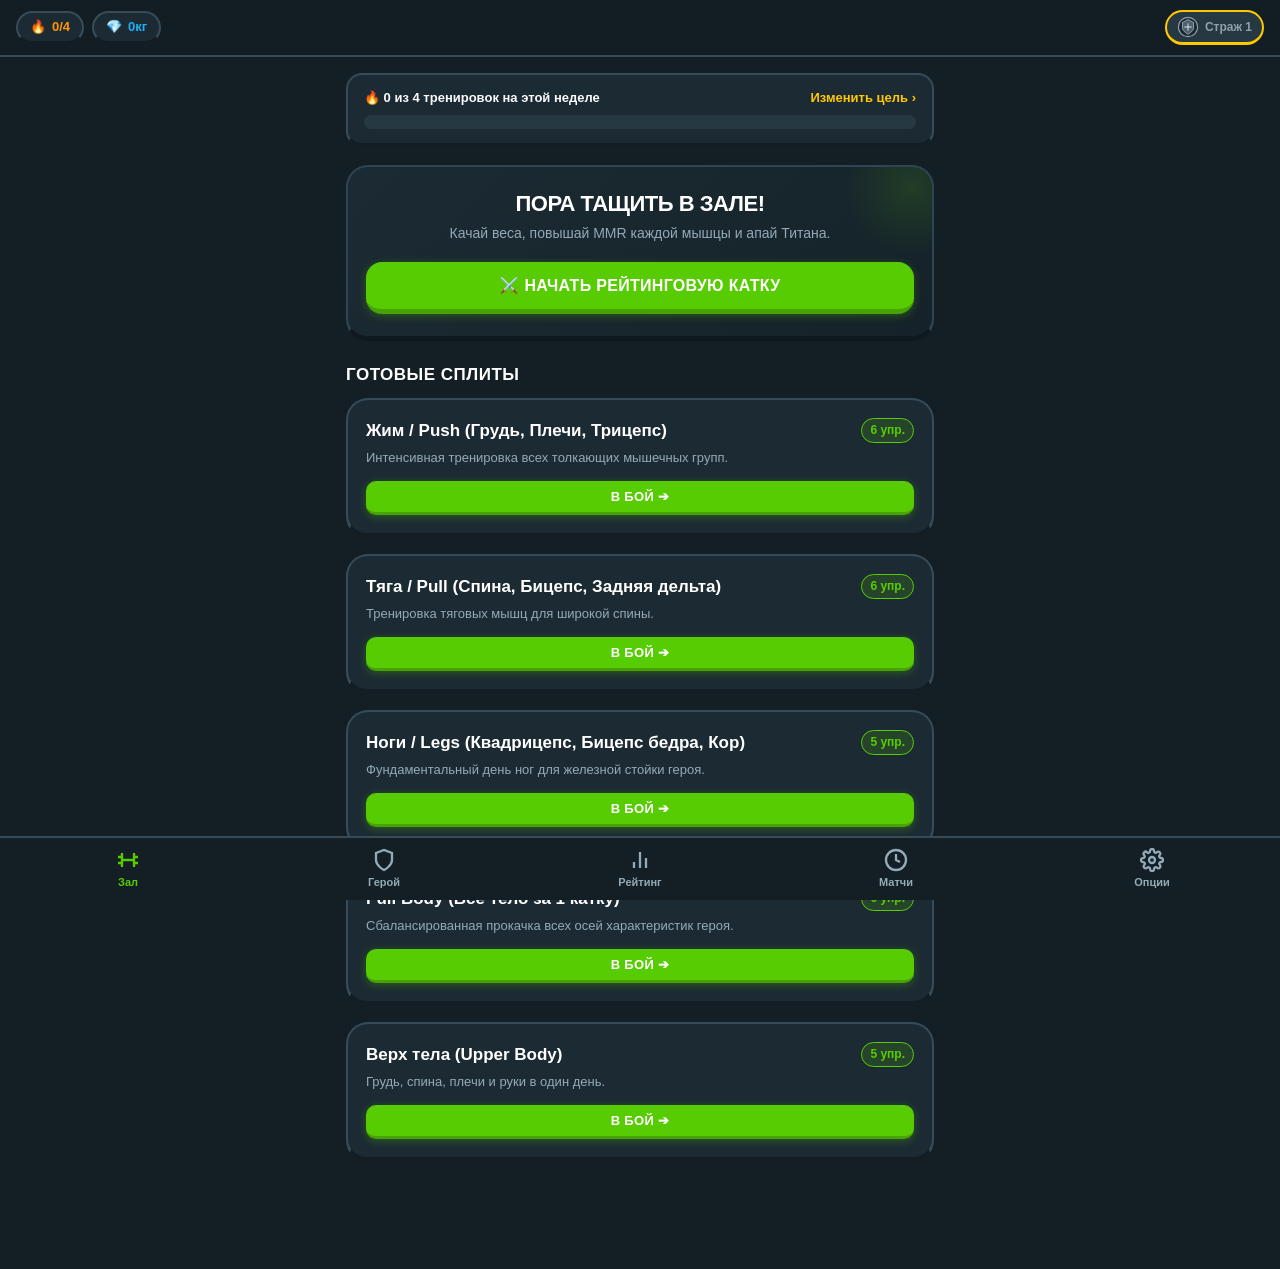
<file: index.html>
<!DOCTYPE html>
<html lang="ru">
<head>
  <meta charset="UTF-8">
  <meta name="viewport" content="width=device-width, initial-scale=1.0, maximum-scale=1.0, user-scalable=no, viewport-fit=cover">
  <title>IronTrack — Duolingo x Dota 2 Gym</title>

  <!-- PWA Meta -->
  <meta name="theme-color" content="#131f24">
  <meta name="apple-mobile-web-app-capable" content="yes">
  <meta name="apple-mobile-web-app-status-bar-style" content="black-translucent">
  <link rel="manifest" href="manifest.json">
  <link rel="icon" type="image/svg+xml" href="icon.svg">

  <link rel="stylesheet" href="styles.css">
</head>
<body>

  <!-- ================= ВЕРХНИЙ БАР DUOLINGO ================= -->
  <header class="duo-header">
    <div class="header-pills">
      <!-- Счетчик тренировок в неделю (вместо дней подряд) -->
      <div class="stat-pill flame" title="Тренировок на этой неделе" onclick="IronTrack.switchTab('settings')">
        <span>🔥</span>
        <span id="hdr-weekly-counter">0/4</span>
      </div>

      <!-- Кристаллы / Тоннаж -->
      <div class="stat-pill gems" title="Суммарный тоннаж">
        <span>💎</span>
        <span id="hdr-total-tonnage">0т</span>
      </div>
    </div>

    <!-- Медаль ранга Dota 2 -->
    <div class="stat-pill rank-badge" title="Ваш ранг в Dota Gym" onclick="IronTrack.switchTab('hero')">
      <div class="rank-badge-icon" id="hdr-rank-icon">
        <!-- SVG медаль -->
      </div>
      <span id="hdr-rank-name" style="font-size: 12px; font-weight: 900;">Рекрут 1</span>
    </div>
  </header>

  <!-- ================= ОСНОВНОЙ КОНТЕНТ ================= -->
  <main class="main-content">

    <!-- ========== ВКЛАДКА 1: КАТКА / ЗАЛ ========== -->
    <section id="tab-train" class="tab-pane active">

      <!-- Недельный прогресс-бар в стиле Duolingo -->
      <div class="weekly-goal-card">
        <div class="weekly-goal-header">
          <span id="weekly-progress-text">🔥 0 из 4 тренировок на этой неделе</span>
          <span style="color: var(--duo-gold); cursor: pointer;" onclick="IronTrack.switchTab('settings')">Изменить цель ›</span>
        </div>
        <div class="duo-progress-bar-bg">
          <div class="duo-progress-bar-fill" id="weekly-progress-fill" style="width: 0%;"></div>
        </div>
      </div>

      <!-- Главный баннер начала матча -->
      <div class="hero-match-banner">
        <div class="hero-title">ПОРА ТАЩИТЬ В ЗАЛЕ!</div>
        <div class="hero-sub">Качай веса, повышай MMR каждой мышцы и апай Титана.</div>
        <button class="btn-duo btn-duo-green" style="width: 100%; font-size: 16px;" onclick="IronTrack.startEmptyWorkout()">
          ⚔️ НАЧАТЬ РЕЙТИНГОВУЮ КАТКУ
        </button>
      </div>

      <!-- Программы тренировок -->
      <div class="section-header">
        <div class="section-title">Готовые сплиты</div>
      </div>
      <div id="templates-grid">
        <!-- Заполняется динамически -->
      </div>
    </section>

    <!-- ========== ВКЛАДКА 2: ГЕРОЙ / МЫШЦЫ (DOTA 2 RADAR) ========== -->
    <section id="tab-hero" class="tab-pane">

      <!-- Главная медаль профиля -->
      <div class="duo-card" style="text-align: center; padding: 20px;">
        <div class="dota-medal-container">
          <div class="dota-medal-svg-box" id="hero-main-medal-svg">
            <!-- SVG медаль -->
          </div>
          <div class="dota-stars-row" id="hero-main-stars">⭐⭐⭐</div>
          <div class="dota-rank-name" id="hero-main-rank-title">Рекрут 1</div>
          <div class="dota-mmr-badge" id="hero-main-mmr">1250 MMR</div>
        </div>
      </div>

      <!-- Пятиугольник баланса характеристик героя (Dota Radar) -->
      <div class="radar-canvas-container">
        <div style="font-size: 15px; font-weight: 900; color: #fff; margin-bottom: 2px;">
          БАЛАНС ХАРАКТЕРИСТИК ГЕРОЯ
        </div>
        <div style="font-size: 12px; color: var(--text-muted); margin-bottom: 12px;">
          Паутинная диаграмма развития всех мышечных групп
        </div>
        <div class="radar-canvas-wrapper">
          <canvas id="dota-radar-canvas"></canvas>
        </div>
      </div>

      <!-- Список мышц с их Dota 2 рангами -->
      <div class="section-header">
        <div class="section-title">Рейтинг мышечных групп</div>
      </div>
      <div id="muscle-ranks-list">
        <!-- Заполняется динамически -->
      </div>
    </section>

    <!-- ========== ВКЛАДКА 3: РЕЙТИНГ УПРАЖНЕНИЙ ========== -->
    <section id="tab-ranks" class="tab-pane">
      <div class="section-header">
        <div class="section-title">Таблица рангов упражнений</div>
      </div>
      <div id="exercise-ranks-list">
        <!-- Заполняется динамически -->
      </div>
    </section>

    <!-- ========== ВКЛАДКА 4: ИСТОРИЯ МАТЧЕЙ ========== -->
    <section id="tab-history" class="tab-pane">
      <div class="section-header">
        <div class="section-title">История рейтинговых каток</div>
      </div>
      <div id="match-history-list">
        <!-- Заполняется динамически -->
      </div>
    </section>

    <!-- ========== ВКЛАДКА 5: НАСТРОЙКИ ========== -->
    <section id="tab-settings" class="tab-pane">
      <div class="section-header">
        <div class="section-title">Цель тренировок в неделю</div>
      </div>

      <div class="duo-card">
        <div style="font-size: 14px; color: var(--text-muted); margin-bottom: 12px;">
          Сколько раз в неделю вы хотите тренироваться?
        </div>
        <div style="display: flex; gap: 8px; justify-content: space-between;">
          <button class="btn-duo btn-duo-secondary btn-duo-mini" onclick="IronTrack.setWeeklyGoal(2)">2 дня</button>
          <button class="btn-duo btn-duo-secondary btn-duo-mini" onclick="IronTrack.setWeeklyGoal(3)">3 дня</button>
          <button class="btn-duo btn-duo-green btn-duo-mini" onclick="IronTrack.setWeeklyGoal(4)">4 дня</button>
          <button class="btn-duo btn-duo-secondary btn-duo-mini" onclick="IronTrack.setWeeklyGoal(5)">5 дней</button>
          <button class="btn-duo btn-duo-secondary btn-duo-mini" onclick="IronTrack.setWeeklyGoal(6)">6 дней</button>
        </div>
      </div>

      <div class="section-header">
        <div class="section-title">Установка приложения на телефон</div>
      </div>

      <div class="duo-card">
        <div style="font-weight: 800; color: #fff; margin-bottom: 6px;">📲 Установочный файл .APK</div>
        <div style="font-size: 13px; color: var(--text-muted); margin-bottom: 14px;">
          Скачайте готовый автономный APK прямо с GitHub на ваш телефон:
        </div>
        <a href="https://github.com/surevirus970-sudo/IronTracker/releases/download/v1.0.0/IronTrack.apk"
           class="btn-duo btn-duo-blue" style="width: 100%; text-decoration: none;">
          📥 СКАЧАТЬ IRONTRACK.APK
        </a>
      </div>
    </section>

  </main>

  <!-- ================= ПЛАВАЮЩИЙ ТАЙМЕР ОТДЫХА ================= -->
  <div class="rest-timer-bar" id="rest-timer-bar">
    <div style="display: flex; align-items: center; gap: 12px;">
      <div style="width: 44px; height: 44px; position: relative; display: flex; align-items: center; justify-content: center; font-weight: 900; font-size: 16px; color: var(--duo-green);">
        <svg width="44" height="44" viewBox="0 0 44 44" style="position: absolute; transform: rotate(-90deg);">
          <circle cx="22" cy="22" r="18" fill="none" stroke="#263842" stroke-width="4" />
          <circle id="timer-circle-progress" cx="22" cy="22" r="18" fill="none" stroke="#58cc02" stroke-width="4"
                  stroke-dasharray="113.097" stroke-dashoffset="0" stroke-linecap="round" />
        </svg>
        <span>⏱️</span>
      </div>
      <div>
        <div style="font-size: 11px; text-transform: uppercase; font-weight: 800; color: var(--text-muted);">Отдых</div>
        <div id="timer-display" style="font-size: 20px; font-weight: 900; color: #fff;">01:30</div>
      </div>
    </div>
    <div style="display: flex; gap: 6px;">
      <button class="btn-duo btn-duo-secondary btn-duo-mini" onclick="IronTrack.adjustRestTimer(-15)">-15s</button>
      <button class="btn-duo btn-duo-secondary btn-duo-mini" onclick="IronTrack.adjustRestTimer(+30)">+30s</button>
      <button class="btn-duo btn-duo-red btn-duo-mini" onclick="IronTrack.stopRestTimer()">✕</button>
    </div>
  </div>

  <!-- ================= ЭКРАН АКТИВНОЙ КАТКИ (ТРЕНИРОВКИ) ================= -->
  <div class="workout-screen" id="active-workout-screen">
    <div class="workout-header">
      <div class="workout-timer-box">
        <div class="pulse-dot"></div>
        <span id="active-workout-timer">00:00</span>
      </div>
      <div style="display: flex; gap: 8px;">
        <button class="btn-duo btn-duo-red btn-duo-mini" onclick="IronTrack.cancelWorkout()">Отмена</button>
        <button class="btn-duo btn-duo-green btn-duo-mini" onclick="IronTrack.finishWorkout()">
          ПОБЕДА ✓
        </button>
      </div>
    </div>

    <div class="workout-content">
      <input type="text" class="workout-title-input" id="active-workout-name" value="Рейтинговая тренировка"
             onchange="IronTrack.updateWorkoutName(this.value)">

      <div id="active-workout-exercises">
        <!-- Карточки упражнений -->
      </div>
    </div>
  </div>

  <!-- ================= НИЖНЯЯ ПАНЕЛЬ DUOLINGO ================= -->
  <nav class="bottom-nav">
    <div class="nav-item active" data-tab="train" onclick="IronTrack.switchTab('train')">
      <svg viewBox="0 0 24 24" fill="none" stroke="currentColor"><path d="M6 5v14M18 5v14M2 9h4M18 9h4M2 15h4M18 15h4M6 12h12"/></svg>
      <span>Зал</span>
    </div>
    <div class="nav-item" data-tab="hero" onclick="IronTrack.switchTab('hero')">
      <svg viewBox="0 0 24 24" fill="none" stroke="currentColor"><path d="M12 22s8-4 8-10V5l-8-3-8 3v7c0 6 8 10 8 10z"/></svg>
      <span>Герой</span>
    </div>
    <div class="nav-item" data-tab="ranks" onclick="IronTrack.switchTab('ranks')">
      <svg viewBox="0 0 24 24" fill="none" stroke="currentColor"><line x1="18" y1="20" x2="18" y2="10"/><line x1="12" y1="20" x2="12" y2="4"/><line x1="6" y1="20" x2="6" y2="14"/></svg>
      <span>Рейтинг</span>
    </div>
    <div class="nav-item" data-tab="history" onclick="IronTrack.switchTab('history')">
      <svg viewBox="0 0 24 24" fill="none" stroke="currentColor"><circle cx="12" cy="12" r="10"/><polyline points="12 6 12 12 16 14"/></svg>
      <span>Матчи</span>
    </div>
    <div class="nav-item" data-tab="settings" onclick="IronTrack.switchTab('settings')">
      <svg viewBox="0 0 24 24" fill="none" stroke="currentColor"><circle cx="12" cy="12" r="3"/><path d="M19.4 15a1.65 1.65 0 0 0 .33 1.82l.06.06a2 2 0 1 1-2.83 2.83l-.06-.06a1.65 1.65 0 0 0-1.82-.33 1.65 1.65 0 0 0-1 1.51V21a2 2 0 1 1-4 0v-.09A1.65 1.65 0 0 0 9 19.4a1.65 1.65 0 0 0-1.82.33l-.06.06a2 2 0 1 1-2.83-2.83l.06-.06a1.65 1.65 0 0 0 .33-1.82 1.65 1.65 0 0 0-1.51-1H3a2 2 0 1 1 0-4h.09A1.65 1.65 0 0 0 4.6 9a1.65 1.65 0 0 0-.33-1.82l-.06-.06a2 2 0 1 1 2.83-2.83l.06.06a1.65 1.65 0 0 0 1.82.33H9a1.65 1.65 0 0 0 1-1.51V3a2 2 0 1 1 4 0v.09a1.65 1.65 0 0 0 1 1.51 1.65 1.65 0 0 0 1.82-.33l.06-.06a2 2 0 1 1 2.83 2.83l-.06.06a1.65 1.65 0 0 0-.33 1.82V9a1.65 1.65 0 0 0 1.51 1H21a2 2 0 1 1 0 4h-.09a1.65 1.65 0 0 0-1.51 1z"/></svg>
      <span>Опции</span>
    </div>
  </nav>

  <!-- ================= МОДАЛКА ВЫБОРА УПРАЖНЕНИЙ ================= -->
  <div class="modal-backdrop" id="exercise-picker-modal">
    <div class="modal-dialog">
      <div class="modal-header">
        <div class="modal-title">Выбрать упражнение</div>
        <button class="btn-duo btn-duo-secondary btn-duo-mini" onclick="IronTrack.closeModal('exercise-picker-modal')">✕</button>
      </div>
      <div class="modal-body">
        <div class="search-box">
          <span>🔍</span>
          <input type="text" id="modal-exercise-search" placeholder="Поиск по базе...">
        </div>
        <div id="modal-exercise-list">
          <!-- Список карточек -->
        </div>
      </div>
    </div>
  </div>

  <!-- ================= МОДАЛКА ПОБЕДЫ В МАТЧЕ (+MMR) ================= -->
  <div class="modal-backdrop" id="victory-modal">
    <div class="modal-dialog">
      <div class="modal-header" style="justify-content: center;">
        <div class="victory-title">🎉 ПОБЕДА!</div>
      </div>
      <div class="modal-body victory-box">
        <div class="mmr-delta-display" id="victory-mmr-gain">+30 MMR</div>
        <div style="font-size: 16px; font-weight: 800; color: #fff; margin-bottom: 4px;">
          Текущий ранг героя:
        </div>
        <div id="victory-hero-rank" style="font-size: 18px; font-weight: 900; color: var(--duo-gold); margin-bottom: 16px;">
          Рекрут 1 (1280 MMR)
        </div>

        <div style="display: grid; grid-template-columns: 1fr 1fr; gap: 10px; margin-bottom: 16px;">
          <div class="duo-card" style="margin: 0; padding: 12px;">
            <div style="font-size: 11px; font-weight: 800; color: var(--text-muted); text-transform: uppercase;">Тоннаж</div>
            <div id="victory-tonnage" style="font-size: 20px; font-weight: 900; color: var(--duo-green);">4500 кг</div>
          </div>
          <div class="duo-card" style="margin: 0; padding: 12px;">
            <div style="font-size: 11px; font-weight: 800; color: var(--text-muted); text-transform: uppercase;">Подходов</div>
            <div id="victory-sets" style="font-size: 20px; font-weight: 900; color: var(--duo-blue);">15</div>
          </div>
        </div>

        <button class="btn-duo btn-duo-green" style="width: 100%;" onclick="IronTrack.closeModal('victory-modal')">
          ПРОДОЛЖИТЬ
        </button>
      </div>
    </div>
  </div>

  <script src="exercises-data.js"></script>
  <script src="app.js"></script>
</body>
</html>
</file>
<file: styles.css>
/* IronTrack - Duolingo x Dota 2 Gym Theme */
:root {
  /* Duolingo Vibrant Palette */
  --duo-green: #58cc02;
  --duo-green-shadow: #46a302;
  --duo-green-text: #ffffff;

  --duo-blue: #1cb0f6;
  --duo-blue-shadow: #1899d6;

  --duo-orange: #ff9600;
  --duo-orange-shadow: #d97706;

  --duo-gold: #ffc800;
  --duo-gold-shadow: #cc9900;
  --duo-gold-text: #4a3400;

  --duo-red: #ff4b4b;
  --duo-red-shadow: #d33131;

  --duo-purple: #a855f7;
  --duo-purple-shadow: #7e22ce;

  /* Dark Gaming Backgrounds (Duolingo Dark / Dota 2 style) */
  --bg-main: #131f24;
  --bg-card: #1c2b33;
  --bg-card-shadow: #131d23;
  --bg-surface: #263842;
  --border-color: #374c5a;
  --border-active: #526f83;

  /* Dota Ranks Colors */
  --rank-herald: #9e7149;
  --rank-guardian: #8fa0a8;
  --rank-crusader: #4a829e;
  --rank-archon: #e5b842;
  --rank-legend: #00e5d8;
  --rank-ancient: #c084fc;
  --rank-divine: #fbbf24;
  --rank-immortal: #f87171;

  --text-main: #f8fafc;
  --text-muted: #93aab8;
  --text-dim: #5e7685;

  --font-family: -apple-system, BlinkMacSystemFont, "Segoe UI", Roboto, "Helvetica Neue", Arial, sans-serif;
  --safe-bottom: env(safe-area-inset-bottom, 16px);
  --safe-top: env(safe-area-inset-top, 12px);
  --radius-sm: 10px;
  --radius-md: 16px;
  --radius-lg: 22px;
  --radius-full: 9999px;
}

* {
  box-sizing: border-box;
  margin: 0;
  padding: 0;
  -webkit-tap-highlight-color: transparent;
  user-select: none;
}

body {
  background-color: var(--bg-main);
  color: var(--text-main);
  font-family: var(--font-family);
  font-size: 15px;
  line-height: 1.4;
  min-height: 100vh;
  padding-bottom: calc(75px + var(--safe-bottom));
  padding-top: var(--safe-top);
  overflow-x: hidden;
}

/* =========================================
   DUOLINGO TOP BAR (WEEKLY GOAL, GEMS, DOTA RANK)
   ========================================= */
.duo-header {
  position: sticky;
  top: 0;
  z-index: 40;
  background: rgba(19, 31, 36, 0.96);
  backdrop-filter: blur(12px);
  -webkit-backdrop-filter: blur(12px);
  border-bottom: 2px solid var(--border-color);
  padding: 10px 16px;
  display: flex;
  align-items: center;
  justify-content: space-between;
  gap: 8px;
}

/* Header stat pills */
.header-pills {
  display: flex;
  align-items: center;
  gap: 8px;
}

.stat-pill {
  background: var(--bg-card);
  border: 2px solid var(--border-color);
  border-bottom: 3px solid var(--bg-card-shadow);
  border-radius: var(--radius-full);
  padding: 5px 12px;
  display: flex;
  align-items: center;
  gap: 6px;
  font-size: 13px;
  font-weight: 800;
  cursor: pointer;
  transition: transform 0.1s;
}

.stat-pill:active {
  transform: translateY(2px);
  border-bottom-width: 1px;
}

.stat-pill.flame {
  color: var(--duo-orange);
}

.stat-pill.flame.goal-reached {
  background: rgba(255, 150, 0, 0.15);
  border-color: var(--duo-orange);
  box-shadow: 0 0 12px rgba(255, 150, 0, 0.3);
}

.stat-pill.gems {
  color: var(--duo-blue);
}

.stat-pill.rank-badge {
  background: var(--bg-surface);
  border-color: var(--duo-gold);
  color: #fff;
  padding: 4px 10px;
}

.rank-badge-icon {
  width: 22px;
  height: 22px;
  display: flex;
  align-items: center;
  justify-content: center;
}

/* =========================================
   DUOLINGO 3D BUTTONS SYSTEM
   ========================================= */
.btn-duo {
  border: none;
  outline: none;
  font-family: inherit;
  font-weight: 800;
  letter-spacing: 0.3px;
  text-transform: uppercase;
  border-radius: var(--radius-md);
  padding: 14px 20px;
  cursor: pointer;
  display: inline-flex;
  align-items: center;
  justify-content: center;
  gap: 8px;
  transition: transform 0.08s ease, border-bottom 0.08s ease, filter 0.1s ease;
  position: relative;
  text-decoration: none;
}

.btn-duo:active {
  transform: translateY(4px);
}

/* Green (Primary) */
.btn-duo-green {
  background-color: var(--duo-green);
  border-bottom: 5px solid var(--duo-green-shadow);
  color: #ffffff;
  box-shadow: 0 2px 8px rgba(88, 204, 2, 0.3);
}
.btn-duo-green:active {
  border-bottom-width: 1px;
}

/* Blue (Mana / Ranked) */
.btn-duo-blue {
  background-color: var(--duo-blue);
  border-bottom: 5px solid var(--duo-blue-shadow);
  color: #ffffff;
  box-shadow: 0 2px 8px rgba(28, 176, 246, 0.3);
}
.btn-duo-blue:active {
  border-bottom-width: 1px;
}

/* Gold (Immortal / PR) */
.btn-duo-gold {
  background-color: var(--duo-gold);
  border-bottom: 5px solid var(--duo-gold-shadow);
  color: var(--duo-gold-text);
  box-shadow: 0 2px 8px rgba(255, 200, 0, 0.3);
}
.btn-duo-gold:active {
  border-bottom-width: 1px;
}

/* Red (Danger / Cancel) */
.btn-duo-red {
  background-color: var(--duo-red);
  border-bottom: 5px solid var(--duo-red-shadow);
  color: #ffffff;
}
.btn-duo-red:active {
  border-bottom-width: 1px;
}

/* Secondary (Card style) */
.btn-duo-secondary {
  background-color: var(--bg-card);
  border: 2px solid var(--border-color);
  border-bottom: 5px solid var(--bg-card-shadow);
  color: var(--text-main);
}
.btn-duo-secondary:active {
  border-bottom-width: 1px;
}

/* Mini 3D Button */
.btn-duo-mini {
  padding: 8px 12px;
  font-size: 13px;
  border-radius: var(--radius-sm);
  border-bottom-width: 3px !important;
}
.btn-duo-mini:active {
  transform: translateY(2px);
  border-bottom-width: 1px !important;
}

/* =========================================
   CONTAINER & CARDS
   ========================================= */
.main-content {
  max-width: 620px;
  margin: 0 auto;
  padding: 16px;
}

.tab-pane {
  display: none;
}
.tab-pane.active {
  display: block;
  animation: popIn 0.2s cubic-bezier(0.16, 1, 0.3, 1);
}

@keyframes popIn {
  from { opacity: 0; transform: scale(0.98); }
  to { opacity: 1; transform: scale(1); }
}

/* Duolingo Chunky Card */
.duo-card {
  background: var(--bg-card);
  border: 2px solid var(--border-color);
  border-bottom: 5px solid var(--bg-card-shadow);
  border-radius: var(--radius-lg);
  padding: 18px;
  margin-bottom: 16px;
  position: relative;
}

/* Hero Match Banner */
.hero-match-banner {
  background: linear-gradient(135deg, #1c2b33 0%, #152229 100%);
  border: 2px solid #2d4554;
  border-bottom: 5px solid #0f181d;
  border-radius: var(--radius-lg);
  padding: 22px 18px;
  margin-bottom: 20px;
  text-align: center;
  position: relative;
  overflow: hidden;
}

.hero-match-banner::before {
  content: "";
  position: absolute;
  top: -50px;
  right: -50px;
  width: 140px;
  height: 140px;
  background: radial-gradient(circle, rgba(88, 204, 2, 0.15) 0%, transparent 70%);
  pointer-events: none;
}

.hero-title {
  font-size: 22px;
  font-weight: 900;
  letter-spacing: -0.5px;
  color: #fff;
  margin-bottom: 4px;
}

.hero-sub {
  font-size: 14px;
  color: var(--text-muted);
  margin-bottom: 18px;
}

/* Weekly Progress Bar */
.weekly-goal-card {
  background: var(--bg-card);
  border: 2px solid var(--border-color);
  border-bottom: 4px solid var(--bg-card-shadow);
  border-radius: var(--radius-md);
  padding: 14px 16px;
  margin-bottom: 18px;
}

.weekly-goal-header {
  display: flex;
  justify-content: space-between;
  align-items: center;
  margin-bottom: 8px;
  font-size: 13px;
  font-weight: 800;
}

.duo-progress-bar-bg {
  width: 100%;
  height: 14px;
  background: var(--bg-surface);
  border-radius: var(--radius-full);
  overflow: hidden;
  position: relative;
}

.duo-progress-bar-fill {
  height: 100%;
  background: linear-gradient(90deg, #ff9600 0%, #ffc800 100%);
  border-radius: var(--radius-full);
  transition: width 0.4s cubic-bezier(0.16, 1, 0.3, 1);
}

/* Section Header */
.section-header {
  display: flex;
  align-items: center;
  justify-content: space-between;
  margin: 22px 0 12px 0;
}

.section-title {
  font-size: 17px;
  font-weight: 900;
  text-transform: uppercase;
  letter-spacing: 0.5px;
  color: #fff;
  display: flex;
  align-items: center;
  gap: 8px;
}

/* =========================================
   DOTA 2 MEDALS & RANKS COMPONENTS
   ========================================= */
.dota-medal-container {
  display: flex;
  flex-direction: column;
  align-items: center;
  justify-content: center;
  padding: 16px;
  position: relative;
}

.dota-medal-svg-box {
  width: 80px;
  height: 80px;
  position: relative;
  filter: drop-shadow(0 4px 12px rgba(0, 0, 0, 0.5));
}

.dota-stars-row {
  margin-top: 6px;
  font-size: 16px;
  letter-spacing: 2px;
  color: #fde047;
  filter: drop-shadow(0 1px 4px rgba(0,0,0,0.8));
}

.dota-rank-name {
  font-size: 20px;
  font-weight: 900;
  text-transform: uppercase;
  margin-top: 6px;
}

.dota-mmr-badge {
  background: var(--bg-surface);
  border: 1px solid var(--border-color);
  color: var(--duo-gold);
  font-weight: 900;
  font-size: 14px;
  padding: 4px 12px;
  border-radius: var(--radius-full);
  margin-top: 4px;
}

/* Muscle Group Item in Hero Tab */
.muscle-rank-item {
  background: var(--bg-card);
  border: 2px solid var(--border-color);
  border-bottom: 4px solid var(--bg-card-shadow);
  border-radius: var(--radius-md);
  padding: 14px;
  display: flex;
  align-items: center;
  justify-content: space-between;
  margin-bottom: 10px;
  cursor: pointer;
  transition: transform 0.1s ease;
}

.muscle-rank-item:active {
  transform: translateY(2px);
}

.muscle-left {
  display: flex;
  align-items: center;
  gap: 12px;
}

.muscle-icon-box {
  width: 44px;
  height: 44px;
  border-radius: var(--radius-md);
  display: flex;
  align-items: center;
  justify-content: center;
  font-size: 22px;
  background: var(--bg-surface);
  border: 2px solid var(--border-color);
}

.muscle-title {
  font-size: 16px;
  font-weight: 800;
  color: #fff;
}

.muscle-sub {
  font-size: 12px;
  color: var(--text-muted);
}

.muscle-rank-right {
  display: flex;
  flex-direction: column;
  align-items: flex-end;
  gap: 2px;
}

.rank-pill {
  font-size: 12px;
  font-weight: 800;
  padding: 3px 8px;
  border-radius: var(--radius-full);
  display: inline-flex;
  align-items: center;
  gap: 4px;
}

/* Radar Pentagon Canvas */
.radar-canvas-container {
  background: var(--bg-card);
  border: 2px solid var(--border-color);
  border-bottom: 5px solid var(--bg-card-shadow);
  border-radius: var(--radius-lg);
  padding: 16px;
  margin-bottom: 20px;
  text-align: center;
}

.radar-canvas-wrapper {
  position: relative;
  width: 100%;
  max-width: 380px;
  height: 280px;
  margin: 0 auto;
}

/* =========================================
   ACTIVE WORKOUT / RANKED MATCH OVERLAY
   ========================================= */
.workout-screen {
  position: fixed;
  inset: 0;
  background: var(--bg-main);
  z-index: 50;
  overflow-y: auto;
  display: none;
  flex-direction: column;
  padding-bottom: calc(90px + var(--safe-bottom));
}

.workout-screen.active {
  display: flex;
}

.workout-header {
  position: sticky;
  top: 0;
  z-index: 20;
  background: rgba(19, 31, 36, 0.96);
  backdrop-filter: blur(12px);
  -webkit-backdrop-filter: blur(12px);
  border-bottom: 2px solid var(--border-color);
  padding: 12px 16px;
  display: flex;
  align-items: center;
  justify-content: space-between;
}

.workout-timer-box {
  display: flex;
  align-items: center;
  gap: 8px;
  font-size: 18px;
  font-weight: 900;
  color: var(--duo-green);
  background: var(--bg-card);
  border: 2px solid var(--border-color);
  border-radius: var(--radius-full);
  padding: 6px 14px;
}

.pulse-dot {
  width: 10px;
  height: 10px;
  background: var(--duo-green);
  border-radius: 50%;
  animation: pulse 1.5s infinite;
}

@keyframes pulse {
  0% { transform: scale(0.95); opacity: 0.6; }
  50% { transform: scale(1.3); opacity: 1; box-shadow: 0 0 10px var(--duo-green); }
  100% { transform: scale(0.95); opacity: 0.6; }
}

.workout-content {
  max-width: 620px;
  margin: 0 auto;
  width: 100%;
  padding: 16px;
  display: flex;
  flex-direction: column;
  gap: 16px;
}

.workout-title-input {
  background: transparent;
  border: none;
  color: #fff;
  font-size: 24px;
  font-weight: 900;
  width: 100%;
  outline: none;
  border-bottom: 2px solid transparent;
}
.workout-title-input:focus {
  border-bottom-color: var(--duo-green);
}

/* Set Table */
.set-table {
  width: 100%;
  border-collapse: collapse;
}

.set-table th {
  font-size: 11px;
  text-transform: uppercase;
  color: var(--text-dim);
  padding: 8px 6px;
  font-weight: 800;
  text-align: center;
}

.set-row {
  border-bottom: 1px solid rgba(255, 255, 255, 0.05);
  transition: background-color 0.12s ease;
}

.set-row.completed {
  background: rgba(88, 204, 2, 0.12);
}

.set-row td {
  padding: 8px 4px;
  text-align: center;
  vertical-align: middle;
}

.set-type-btn {
  background: var(--bg-surface);
  border: 2px solid var(--border-color);
  color: var(--text-main);
  font-size: 12px;
  font-weight: 900;
  width: 32px;
  height: 32px;
  border-radius: var(--radius-sm);
  display: inline-flex;
  align-items: center;
  justify-content: center;
  cursor: pointer;
}
.set-type-btn.warmup { color: var(--duo-gold); border-color: var(--duo-gold); }
.set-type-btn.dropset { color: var(--duo-purple); border-color: var(--duo-purple); }
.set-type-btn.failure { color: var(--duo-red); border-color: var(--duo-red); }

.set-input {
  width: 100%;
  background: var(--bg-surface);
  border: 2px solid var(--border-color);
  border-radius: var(--radius-sm);
  color: #fff;
  font-size: 16px;
  font-weight: 900;
  text-align: center;
  padding: 10px 4px;
  outline: none;
}
.set-input:focus {
  border-color: var(--duo-green);
  background: #1f333f;
}

/* Checkbox button 3D */
.btn-check-duo {
  width: 38px;
  height: 38px;
  border-radius: var(--radius-sm);
  background: var(--bg-surface);
  border: 2px solid var(--border-color);
  border-bottom: 4px solid var(--bg-card-shadow);
  color: var(--text-dim);
  font-weight: 900;
  font-size: 16px;
  display: inline-flex;
  align-items: center;
  justify-content: center;
  cursor: pointer;
  transition: all 0.08s ease;
}

.btn-check-duo:active {
  transform: translateY(3px);
  border-bottom-width: 1px;
}

.btn-check-duo.checked {
  background: var(--duo-green);
  border-color: var(--duo-green);
  border-bottom: 4px solid var(--duo-green-shadow);
  color: #fff;
  box-shadow: 0 0 14px rgba(88, 204, 2, 0.4);
}

/* Floating Rest Timer */
.rest-timer-bar {
  position: fixed;
  bottom: calc(65px + var(--safe-bottom));
  left: 50%;
  transform: translateX(-50%);
  width: calc(100% - 24px);
  max-width: 500px;
  background: #1c2b33;
  border: 2px solid var(--duo-green);
  border-bottom: 5px solid var(--duo-green-shadow);
  box-shadow: 0 8px 30px rgba(0,0,0,0.7);
  border-radius: var(--radius-lg);
  padding: 10px 16px;
  display: none;
  align-items: center;
  justify-content: space-between;
  z-index: 60;
  animation: slideUp 0.2s cubic-bezier(0.16, 1, 0.3, 1);
}

.rest-timer-bar.active {
  display: flex;
}

@keyframes slideUp {
  from { transform: translate(-50%, 20px); opacity: 0; }
  to { transform: translate(-50%, 0); opacity: 1; }
}

/* =========================================
   DUOLINGO BOTTOM NAVIGATION BAR
   ========================================= */
.bottom-nav {
  position: fixed;
  bottom: 0;
  left: 0;
  right: 0;
  height: calc(64px + var(--safe-bottom));
  padding-bottom: var(--safe-bottom);
  background: #131f24;
  border-top: 2px solid var(--border-color);
  display: flex;
  align-items: center;
  justify-content: space-around;
  z-index: 35;
}

.nav-item {
  display: flex;
  flex-direction: column;
  align-items: center;
  justify-content: center;
  gap: 3px;
  color: var(--text-muted);
  text-decoration: none;
  font-size: 11px;
  font-weight: 800;
  cursor: pointer;
  flex: 1;
  padding: 6px 0;
  transition: all 0.15s ease;
}

.nav-item.active {
  color: var(--duo-green);
}

.nav-item svg {
  width: 24px;
  height: 24px;
  stroke-width: 2.3;
}

/* =========================================
   MODALS
   ========================================= */
.modal-backdrop {
  position: fixed;
  inset: 0;
  background: rgba(0, 0, 0, 0.75);
  backdrop-filter: blur(5px);
  z-index: 70;
  display: none;
  align-items: flex-end;
  justify-content: center;
}

@media (min-width: 640px) {
  .modal-backdrop {
    align-items: center;
  }
}

.modal-backdrop.active {
  display: flex;
}

.modal-dialog {
  background: var(--bg-card);
  border: 2px solid var(--border-color);
  border-radius: var(--radius-lg) var(--radius-lg) 0 0;
  width: 100%;
  max-width: 560px;
  max-height: 85vh;
  display: flex;
  flex-direction: column;
  overflow: hidden;
  animation: slideUpModal 0.25s cubic-bezier(0.16, 1, 0.3, 1);
}

@media (min-width: 640px) {
  .modal-dialog {
    border-radius: var(--radius-lg);
  }
}

@keyframes slideUpModal {
  from { transform: translateY(100%); }
  to { transform: translateY(0); }
}

.modal-header {
  padding: 16px 20px;
  border-bottom: 2px solid var(--border-color);
  display: flex;
  align-items: center;
  justify-content: space-between;
}

.modal-title {
  font-size: 18px;
  font-weight: 900;
}

.modal-body {
  padding: 16px 20px;
  overflow-y: auto;
  display: flex;
  flex-direction: column;
  gap: 14px;
}

.modal-footer {
  padding: 14px 20px calc(14px + var(--safe-bottom));
  border-top: 2px solid var(--border-color);
  display: flex;
  gap: 10px;
  justify-content: flex-end;
}

/* Form Inputs */
.form-input {
  background: var(--bg-surface);
  border: 2px solid var(--border-color);
  border-radius: var(--radius-md);
  color: #fff;
  padding: 12px 16px;
  font-size: 15px;
  font-weight: 700;
  outline: none;
  width: 100%;
}
.form-input:focus {
  border-color: var(--duo-green);
}

/* Search Box */
.search-box {
  background: var(--bg-surface);
  border: 2px solid var(--border-color);
  border-radius: var(--radius-md);
  padding: 10px 14px;
  display: flex;
  align-items: center;
  gap: 10px;
}
.search-box input {
  background: transparent;
  border: none;
  outline: none;
  color: #fff;
  font-size: 15px;
  font-weight: 700;
  width: 100%;
}

/* Filter Chips */
.chips-scroll {
  display: flex;
  gap: 8px;
  overflow-x: auto;
  padding-bottom: 6px;
}
.chips-scroll::-webkit-scrollbar { display: none; }

.chip {
  background: var(--bg-surface);
  border: 2px solid var(--border-color);
  border-bottom: 3px solid var(--bg-card-shadow);
  color: var(--text-muted);
  font-size: 13px;
  font-weight: 800;
  padding: 6px 14px;
  border-radius: var(--radius-full);
  cursor: pointer;
  white-space: nowrap;
}

.chip.active {
  background: var(--duo-green);
  border-color: var(--duo-green);
  border-bottom-color: var(--duo-green-shadow);
  color: #fff;
}

/* Victory MMR Modal Graphic */
.victory-box {
  text-align: center;
  padding: 10px 0;
}

.victory-title {
  font-size: 28px;
  font-weight: 900;
  color: var(--duo-green);
  text-transform: uppercase;
  letter-spacing: 1px;
}

.mmr-delta-display {
  font-size: 42px;
  font-weight: 900;
  color: var(--duo-gold);
  margin: 10px 0;
  font-variant-numeric: tabular-nums;
  filter: drop-shadow(0 2px 8px rgba(255, 200, 0, 0.4));
}
</file>
